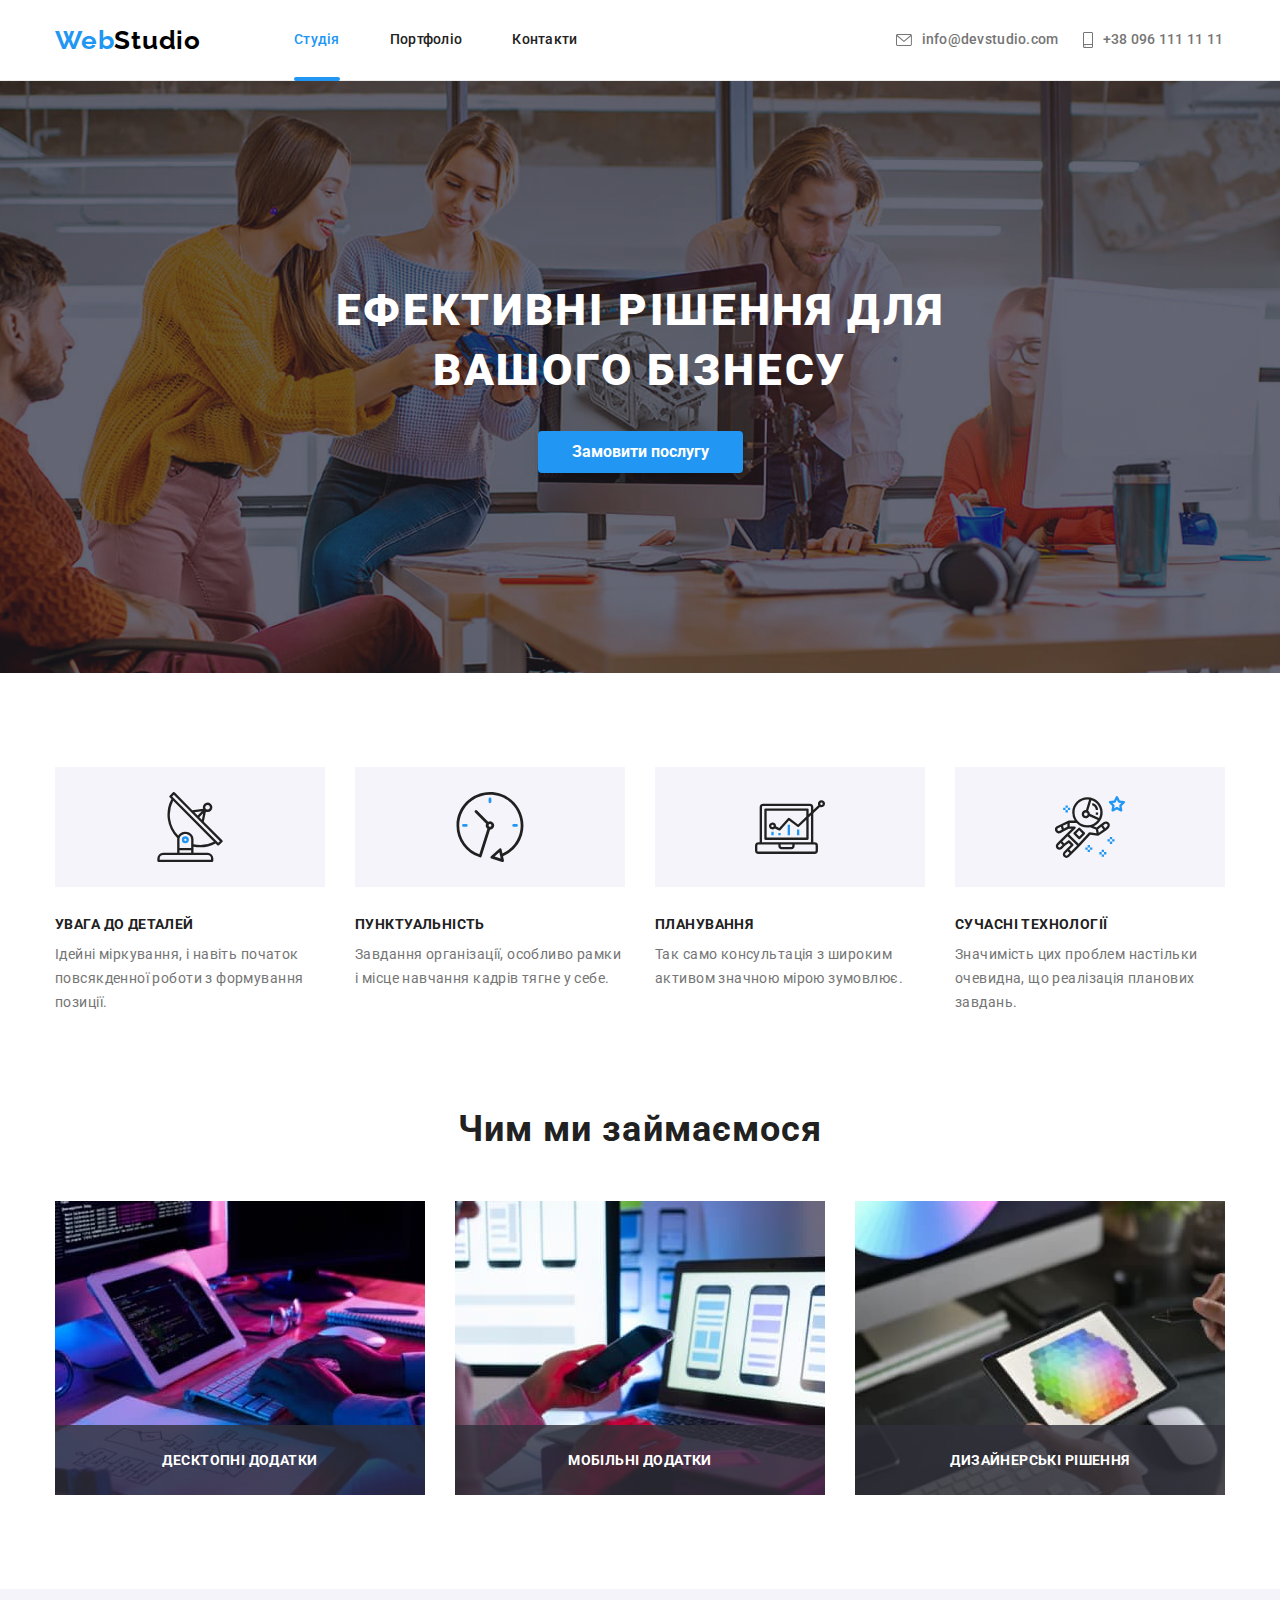
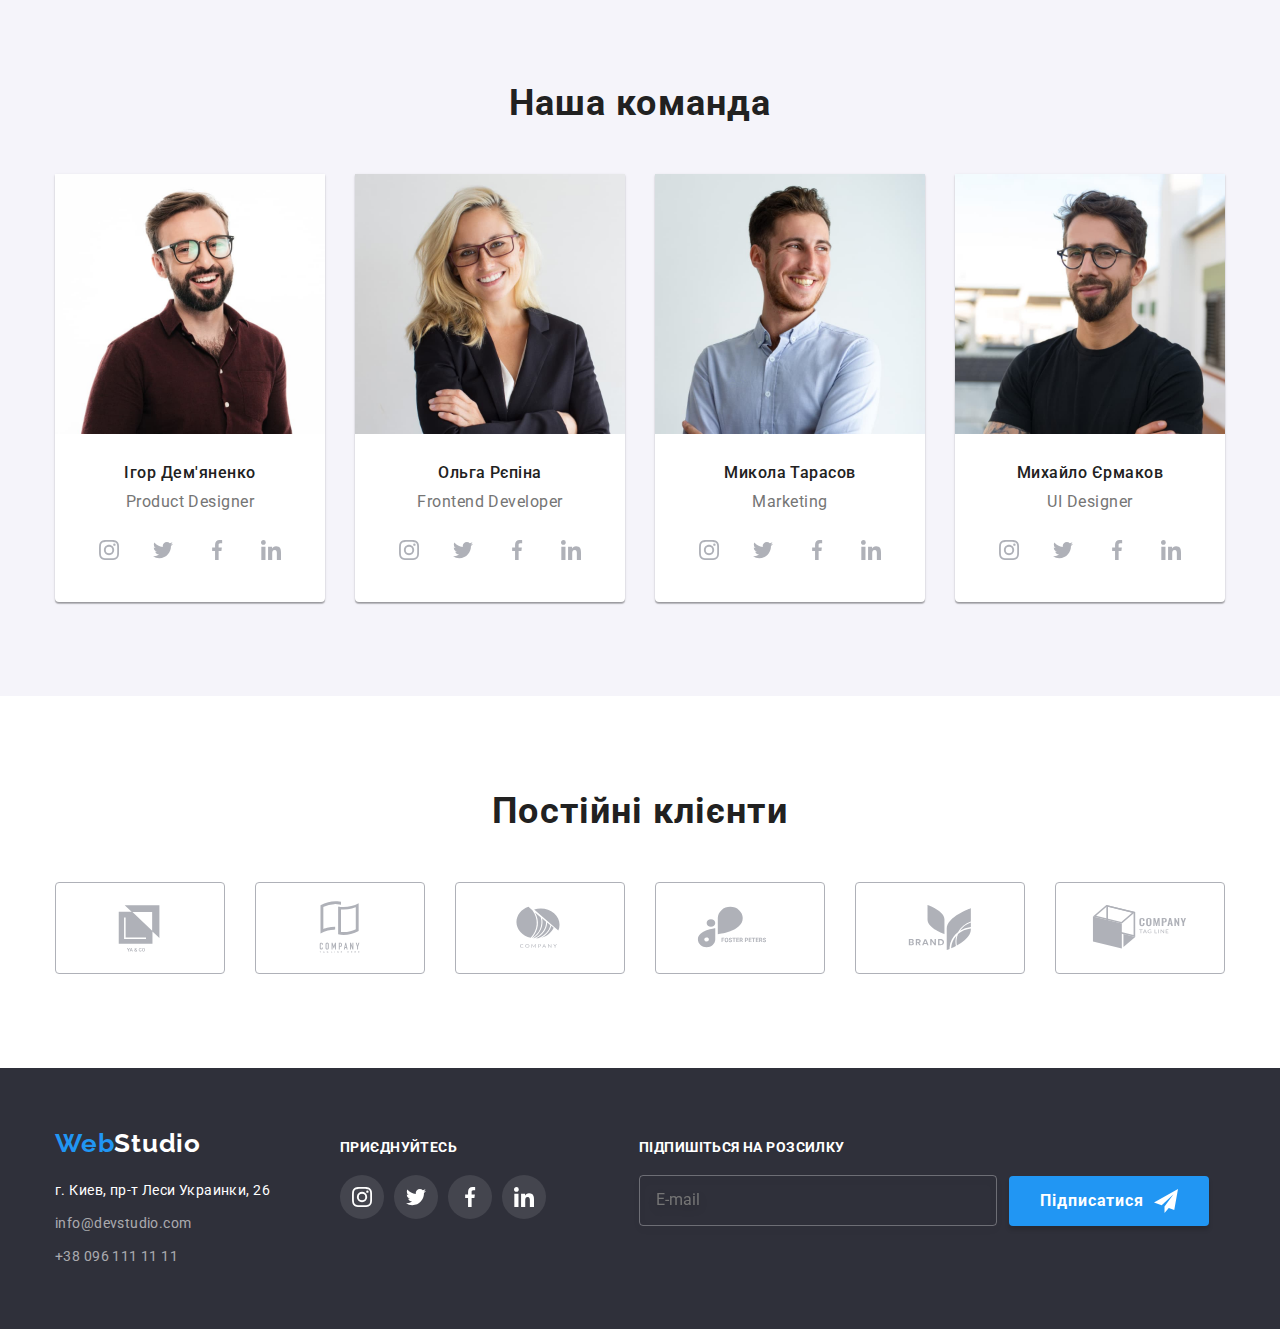
<file: index.html>
<!DOCTYPE html>
<html lang="uk">
  <head>
    <meta charset="UTF-8" />
    <meta http-equiv="X-UA-Compatible" content="IE=edge" />
    <meta name="viewport" content="width=device-width, initial-scale=1.0" />
    <title>WebStudio</title>
    <link
      href="https://fonts.googleapis.com/css2?family=Raleway:wght@700&family=Roboto:wght@400;500;700;900&display=swap"
      rel="stylesheet"
    />
    <link
      rel="stylesheet"
      href="https://cdnjs.cloudflare.com/ajax/libs/modern-normalize/1.1.0/modern-normalize.min.css"
    />
    <link rel="stylesheet" href="./css/styles.css" />
  </head>
  <body>
    <header class="header">
      <div class="header-container container">
        <nav class="header-nav">
          <a href="" class="header-logo"
            ><span class="header-logo1">Web</span
            ><span class="header-logo2">Studio</span>
          </a>
          <ul class="header-nav-menu">
            <li class="header-nav-menu-li">
              <a class="header-studio link current" href="./index.html"
                >Студія</a
              >
            </li>
            <li class="header-nav-menu-li">
              <a class="header-porfolio link" href="./portfolio.html"
                >Портфоліо</a
              >
            </li>
            <li class="header-nav-menu-li">
              <a class="header-contacts link" href="">Контакти</a>
            </li>
          </ul>
        </nav>
        <ul class="header-nav-address-flex">
          <li class="header-nav-address-li1">
            <a class="header-email link" href="mailto:info@devstudio.com">
              <svg class="icons-header icon-mail" width="16" height="12">
                <use href="./images/icons.svg#icon-envelope"></use>
              </svg>
              info@devstudio.com
            </a>
          </li>
          <li class="header-nav-address-li2">
            <a class="header-tel link" href="tel:+380961111111">
              <svg class="icons-header icon-tel" width="10" height="16">
                <use href="./images/icons.svg#icon-smartphone"></use>
              </svg>
              +38 096 111 11 11</a
            >
          </li>
        </ul>
      </div>
    </header>
    <main>
      <section class="main-section">
        <div class="main-section-container container">
          <h1 class="main-section-title">
            Ефективні рішення для вашого бізнесу
          </h1>
          <button class="main-section-button" type="button" data-modal-open>
            Замовити послугу
          </button>
          <div class="backdrop is-hidden" data-modal>
            <div class="modal">
              <p class="before-modal-text">
                Залиште свої дані, ми вам передзвонимо
              </p>
              <form class="modal-form">
                <div class="form-group">
                  <label class="form-field" for="name">
                    <span class="form-field-text">Ім'я</span>
                    <input
                      class="form-label-input-name input"
                      type="text"
                      name="name"
                      id="name"
                      placeholder=" "
                    />
                    <svg class="form-label-icon" width="18" height="18">
                      <use
                        href="./images/icons.svg#icon-person-black-18dp-1"
                      ></use>
                    </svg>
                  </label>

                  <label class="form-field" for="phone">
                    <span class="form-field-text">Телефон</span>
                    <input
                      class="form-label-input-phone input"
                      type="text"
                      name="phone"
                      id="phone"
                      placeholder=" "
                    />
                    <svg class="form-label-icon" width="18" height="18">
                      <use
                        href="./images/icons.svg#icon-phone-black-18dp-1"
                      ></use>
                    </svg>
                  </label>

                  <label class="form-field" for="email-main">
                    <span class="form-field-text">Пошта</span>
                    <input
                      class="form-label-input-email input"
                      type="text"
                      name="email"
                      id="email-main"
                      placeholder=" "
                    />
                    <svg class="form-label-icon" width="18" height="18">
                      <use
                        href="./images/icons.svg#icon-email-black-18dp-1"
                      ></use>
                    </svg>
                  </label>

                  <label class="form-field" for="comment">
                    <span class="form-field-text">Коментар</span>
                    <textarea
                      class="form-comment-area textarea"
                      name="comment"
                      id="comment"
                      rows="5"
                      placeholder="Введіть текст"
                    ></textarea>
                  </label>

                  <label class="form-field form-field-option" for="policy">
                    <input
                      class="form-field-input"
                      type="checkbox"
                      name="policy"
                      value="policy"
                      id="policy"
                    />
                    <span class="form-field-checkbox"></span>
                    <span class="form-field-input-text"
                      >Погоджуюся з розсилкою та приймаю
                      <a class="field-input-link link" href=""
                        >Умови договору</a
                      >
                    </span>
                  </label>

                  <button class="form-btn" type="submit">Відправити</button>
                </div>
              </form>
              <button
                class="main-section-button-close"
                type="button"
                data-modal-close
              >
                <svg class="close-button-icon" width="18" height="18">
                  <use
                    href="./images/icons.svg#icon-close-black-18dp-2-1"
                  ></use>
                </svg>
              </button>
            </div>
          </div>
        </div>
      </section>
      <section class="main-products">
        <ul class="main-products-container container">
          <li class="main-products-li icon-antenna">
            <div class="main-products-icons">
              <svg class="main-products-icon" width="70" height="70">
                <use href="./images/icons.svg#icon-antenna-1"></use>
              </svg>
            </div>
            <h3 class="main-products-title antenna">увага до деталей</h3>
            <p class="main-products-description">
              Ідейні міркування, і навіть початок повсякденної роботи з
              формування позиції.
            </p>
          </li>
          <li class="main-products-li icon-clock">
            <div class="main-products-icons">
              <svg class="main-products-icon" width="70" height="70">
                <use href="./images/icons.svg#icon-clock-1"></use>
              </svg>
            </div>
            <h3 class="main-products-title">пунктуальність</h3>
            <p class="main-products-description">
              Завдання організації, особливо рамки і місце навчання кадрів тягне
              у себе.
            </p>
          </li>
          <li class="main-products-li icon-diagram">
            <div class="main-products-icons">
              <svg class="main-products-icon" width="70" height="70">
                <use href="./images/icons.svg#icon-diagram-1"></use>
              </svg>
            </div>
            <h3 class="main-products-title">планування</h3>
            <p class="main-products-description">
              Так само консультація з широким активом значною мірою зумовлює.
            </p>
          </li>
          <li class="main-products-li icon-astronaut">
            <div class="main-products-icons">
              <svg class="main-products-icon" width="70" height="70">
                <use href="./images/icons.svg#icon-astronaut-1"></use>
              </svg>
            </div>
            <h3 class="main-products-title">сучасні технології</h3>
            <p class="main-products-description">
              Значимість цих проблем настільки очевидна, що реалізація планових
              завдань.
            </p>
          </li>
        </ul>
      </section>
      <section class="main-workabout">
        <h2 class="main-workabout-title">Чим ми займаємося</h2>
        <ul class="main-workabout-container container">
          <li class="main-workabout-first-li">
            <img
              class="main-workabout-img"
              src="./images/coding.jpg"
              alt="coding"
              width="370"
              height="294"
            />
            <div class="main-workabout-bcbox">
              <p class="main-workabout-text">десктопні додатки</p>
            </div>
          </li>
          <li class="main-workabout-second-li">
            <img
              class="main-workabout-img"
              src="./images/mobile-and-laptop.jpg"
              alt="mobile-and-laptop"
              width="370"
              height="294"
            />
            <div class="main-workabout-bcbox">
              <p class="main-workabout-text">мобільні додатки</p>
            </div>
          </li>
          <li class="main-workabout-third-li">
            <img
              class="main-workabout-img"
              src="./images/ipad.jpg"
              alt="ipad"
              width="370"
              height="294"
            />
            <div class="main-workabout-bcbox">
              <p class="main-workabout-text">дизайнерські рішення</p>
            </div>
          </li>
        </ul>
      </section>
      <section class="main-team">
        <div class="container">
          <h2 class="main-team-title">Наша команда</h2>
          <ul class="main-team-containers">
            <li class="main-team-container main-team-container">
              <img
                class="main-team-img main-team-img"
                src="./images/product-designer-2.jpg"
                alt="foto-product-designer"
                width="270"
                height="260"
              />
              <h3 class="main-team-person">Ігор Дем'яненко</h3>
              <p class="main-team-position">Product Designer</p>
              <ul class="icons-social-container">
                <li class="icons-social-li">
                  <a class="icons-social-link" href="">
                    <svg class="icons-social-link-svg" width="20" height="20">
                      <use href="./images/icons.svg#icon-instagram-2"></use>
                    </svg>
                  </a>
                </li>
                <li class="icons-social-li">
                  <a class="icons-social-link" href=""
                    ><svg class="icons-social-link-svg" width="20" height="20">
                      <use href="./images/icons.svg#icon-twitter-1"></use></svg
                  ></a>
                </li>
                <li class="icons-social-li">
                  <a class="icons-social-link" href=""
                    ><svg class="icons-social-link-svg" width="20" height="20">
                      <use href="./images/icons.svg#icon-facebook-1"></use></svg
                  ></a>
                </li>
                <li class="icons-social-li">
                  <a class="icons-social-link" href=""
                    ><svg class="icons-social-link-svg" width="20" height="20">
                      <use href="./images/icons.svg#icon-linkedin-1"></use></svg
                  ></a>
                </li>
              </ul>
            </li>
            <li class="main-team-container main-team-container">
              <img
                class="main-team-img main-team-img"
                src="./images/frontend-developer-2.jpg"
                alt="foto-frontend-developer"
                width="270"
                height="260"
              />
              <h3 class="main-team-person">Ольга Рєпіна</h3>
              <p class="main-team-position">Frontend Developer</p>
              <ul class="icons-social-container">
                <li class="icons-social-li">
                  <a class="icons-social-link" href="">
                    <svg class="icons-social-link-svg" width="20" height="20">
                      <use href="./images/icons.svg#icon-instagram-2"></use>
                    </svg>
                  </a>
                </li>
                <li class="icons-social-li">
                  <a class="icons-social-link" href=""
                    ><svg class="icons-social-link-svg" width="20" height="20">
                      <use href="./images/icons.svg#icon-twitter-1"></use></svg
                  ></a>
                </li>
                <li class="icons-social-li">
                  <a class="icons-social-link" href=""
                    ><svg class="icons-social-link-svg" width="20" height="20">
                      <use href="./images/icons.svg#icon-facebook-1"></use></svg
                  ></a>
                </li>
                <li class="icons-social-li">
                  <a class="icons-social-link" href=""
                    ><svg class="icons-social-link-svg" width="20" height="20">
                      <use href="./images/icons.svg#icon-linkedin-1"></use></svg
                  ></a>
                </li>
              </ul>
            </li>
            <li class="main-team-container main-team-container">
              <img
                class="main-team-img main-team-img"
                src="./images/marketing-2.jpg"
                alt="foto-marketing"
                width="270"
                height="260"
              />
              <h3 class="main-team-person">Микола Тарасов</h3>
              <p class="main-team-position">Marketing</p>
              <ul class="icons-social-container">
                <li class="icons-social-li">
                  <a class="icons-social-link" href="">
                    <svg class="icons-social-link-svg" width="20" height="20">
                      <use href="./images/icons.svg#icon-instagram-2"></use>
                    </svg>
                  </a>
                </li>
                <li class="icons-social-li">
                  <a class="icons-social-link" href=""
                    ><svg class="icons-social-link-svg" width="20" height="20">
                      <use href="./images/icons.svg#icon-twitter-1"></use></svg
                  ></a>
                </li>
                <li class="icons-social-li">
                  <a class="icons-social-link" href=""
                    ><svg class="icons-social-link-svg" width="20" height="20">
                      <use href="./images/icons.svg#icon-facebook-1"></use></svg
                  ></a>
                </li>
                <li class="icons-social-li">
                  <a class="icons-social-link" href=""
                    ><svg class="icons-social-link-svg" width="20" height="20">
                      <use href="./images/icons.svg#icon-linkedin-1"></use></svg
                  ></a>
                </li>
              </ul>
            </li>
            <li class="main-team-container main-team-containe">
              <img
                class="main-team-img main-team-img"
                src="./images/ui-designer-2.jpg"
                alt="foto-ui-designer"
                width="270"
                height="260"
              />
              <h3 class="main-team-person">Михайло Єрмаков</h3>
              <p class="main-team-position">UI Designer</p>
              <ul class="icons-social-container">
                <li class="icons-social-li">
                  <a class="icons-social-link" href="">
                    <svg class="icons-social-link-svg" width="20" height="20">
                      <use href="./images/icons.svg#icon-instagram-2"></use>
                    </svg>
                  </a>
                </li>
                <li class="icons-social-li">
                  <a class="icons-social-link" href=""
                    ><svg class="icons-social-link-svg" width="20" height="20">
                      <use href="./images/icons.svg#icon-twitter-1"></use></svg
                  ></a>
                </li>
                <li class="icons-social-li">
                  <a class="icons-social-link" href=""
                    ><svg class="icons-social-link-svg" width="20" height="20">
                      <use href="./images/icons.svg#icon-facebook-1"></use></svg
                  ></a>
                </li>
                <li class="icons-social-li">
                  <a class="icons-social-link" href=""
                    ><svg class="icons-social-link-svg" width="20" height="20">
                      <use href="./images/icons.svg#icon-linkedin-1"></use></svg
                  ></a>
                </li>
              </ul>
            </li>
          </ul>
        </div>
      </section>
      <section class="main-clients">
        <div class="main-clients-container container">
          <h2 class="main-clients-title">Постійні клієнти</h2>
          <ul class="main-clients-list">
            <li class="main-clients-list-li">
              <a class="main-clients-icons-link" href="icons-link"
                ><svg class="main-clients-icon" width="106" height="60">
                  <use href="./images/icons.svg#icon-logo-1"></use></svg
              ></a>
            </li>
            <li class="main-clients-list-li">
              <a class="main-clients-icons-link" href="icons-link"
                ><svg class="main-clients-icon" width="106" height="60">
                  <use href="./images/icons.svg#icon-logo-2"></use></svg
              ></a>
            </li>
            <li class="main-clients-list-li">
              <a class="main-clients-icons-link" href="icons-link"
                ><svg class="main-clients-icon" width="106" height="60">
                  <use href="./images/icons.svg#icon-logo-3"></use></svg
              ></a>
            </li>
            <li class="main-clients-list-li">
              <a class="main-clients-icons-link" href="icons-link"
                ><svg class="main-clients-icon" width="106" height="60">
                  <use href="./images/icons.svg#icon-logo-4"></use></svg
              ></a>
            </li>
            <li class="main-clients-list-li">
              <a class="main-clients-icons-link" href="icons-link"
                ><svg class="main-clients-icon" width="106" height="60">
                  <use href="./images/icons.svg#icon-logo-5"></use></svg
              ></a>
            </li>
            <li class="main-clients-list-li">
              <a class="main-clients-icons-link" href="icons-link"
                ><svg class="main-clients-icon" width="106" height="60">
                  <use href="./images/icons.svg#icon-logo-6"></use></svg
              ></a>
            </li>
          </ul>
        </div>
      </section>
    </main>
    <footer class="footer">
      <div class="footer-container container">
        <div>
          <a href="./index.html" class="footer-logo"
            ><span class="footer-logo1">Web</span
            ><span class="footer-logo2">Studio</span></a
          >
          <address class="footer-address-first">
            <ul class="footer-address-items">
              <li class="footer-address-li">
                <a
                  class="footer-address link"
                  href="https://goo.gl/maps/CPtrU1FHBa2aNyZL9"
                  target="_blank"
                  rel="noopener noreferrer nofollow"
                  >г. Киев, пр-т Леси Украинки, 26</a
                >
              </li>
              <li class="footer-address-li">
                <a class="footer-email link" href="mailto:info@devstudio.com"
                  >info@devstudio.com</a
                >
              </li>
              <li class="footer-address-li">
                <a class="footer-tel link" href="tel:+380961111111"
                  >+38 096 111 11 11</a
                >
              </li>
            </ul>
          </address>
        </div>
        <div class="footer-connecting-container">
          <p class="footer-connecting-title">приєднуйтесь</p>
          <ul class="footer-connecting-social-container">
            <li class="footer-connecting-icons-social-li">
              <a class="footer-connecting-icons-social-link" href="">
                <svg
                  class="footer-connecting-icons-social-link-svg footer-svg"
                  width="20"
                  height="20"
                >
                  <use href="./images/icons.svg#icon-instagram-2"></use>
                </svg>
              </a>
            </li>
            <li class="footer-connecting-icons-social-li">
              <a class="footer-connecting-icons-social-link" href=""
                ><svg
                  class="footer-connecting-icons-social-link-svg footer-svg"
                  width="20"
                  height="20"
                >
                  <use href="./images/icons.svg#icon-twitter-1"></use></svg
              ></a>
            </li>
            <li class="footer-connecting-icons-social-li">
              <a class="footer-connecting-icons-social-link" href=""
                ><svg
                  class="footer-connecting-icons-social-link-svg footer-svg"
                  width="20"
                  height="20"
                >
                  <use href="./images/icons.svg#icon-facebook-1"></use></svg
              ></a>
            </li>
            <li class="footer-connecting-icons-social-li">
              <a class="footer-connecting-icons-social-link" href=""
                ><svg
                  class="footer-connecting-icons-social-link-svg footer-svg"
                  width="20"
                  height="20"
                >
                  <use href="./images/icons.svg#icon-linkedin-1"></use></svg
              ></a>
            </li>
          </ul>
        </div>
        <form class="footer-form-email">
          <div class="footer-form-label-button">
            <div class="footer-form-label-input">
              <label class="footer-form-label" for="email-footer"
                >підпишіться на розсилку</label
              >
              <input
                class="footer-form-input"
                type="email"
                name="email"
                id="email-footer"
                placeholder="E-mail"
              />
            </div>

            <button class="footer-form-submit" type="submit">
              <span class="footer-form-submit-text">Підписатися</span>
              <svg class="footer-form-icon" width="24" height="24">
                <use href="./images/icons.svg#icon-icon-send"></use>
              </svg>
            </button>
          </div>
        </form>
      </div>
    </footer>
    <script src="./js/modal.js"></script>
  </body>
</html>
</file>
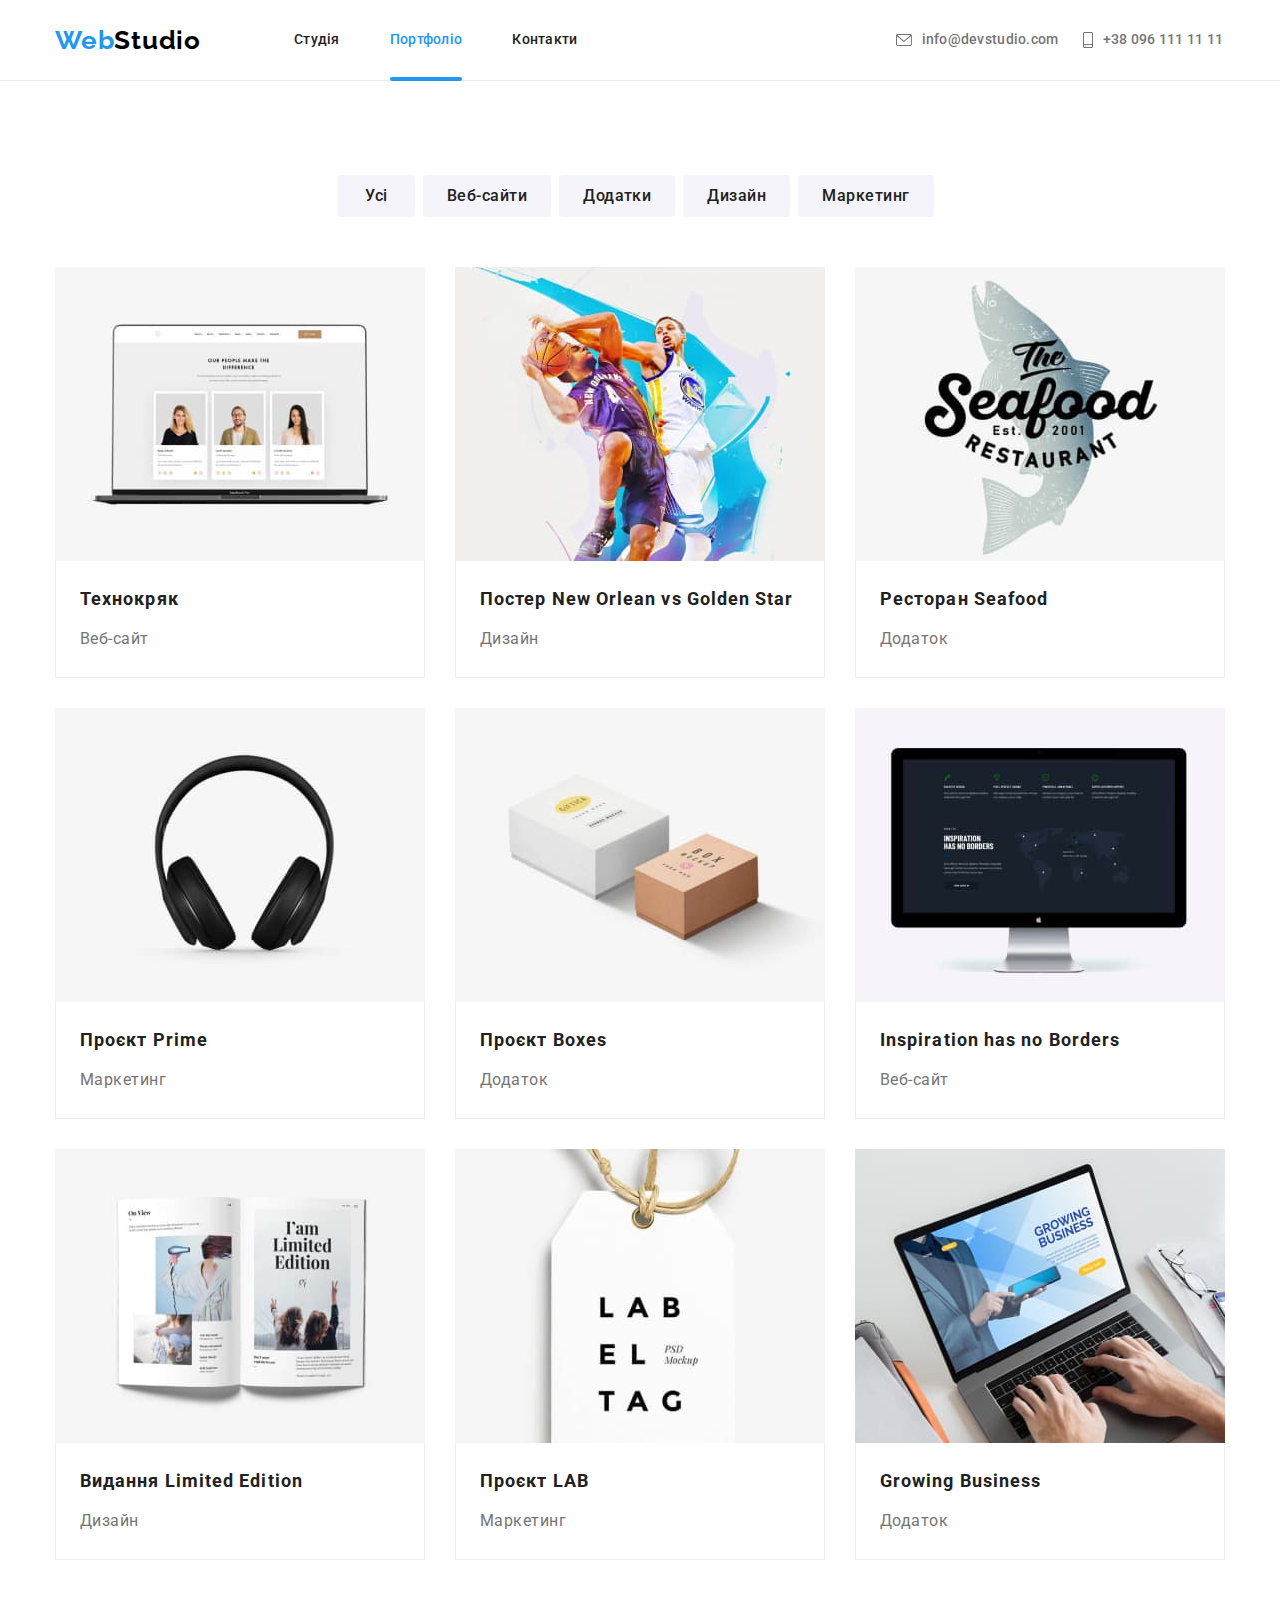
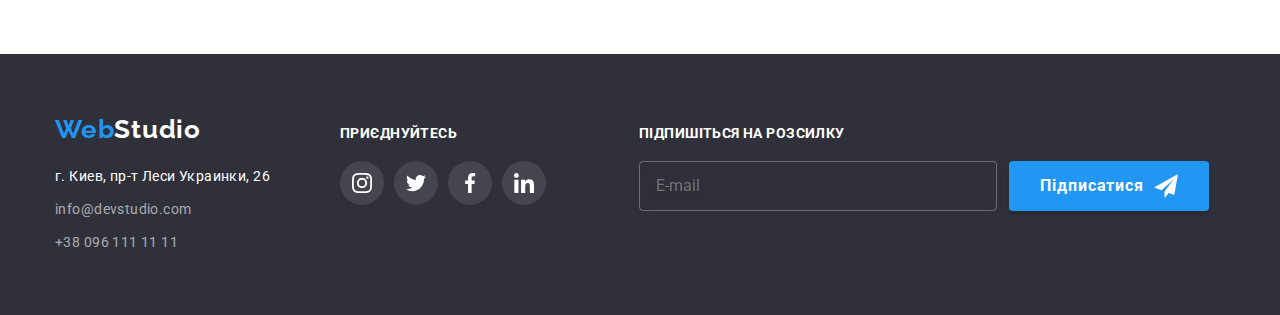
<file: portfolio.html>
<!DOCTYPE html>
<html lang="uk">
  <head>
    <meta charset="UTF-8" />
    <meta http-equiv="X-UA-Compatible" content="IE=edge" />
    <meta name="viewport" content="width=device-width, initial-scale=1.0" />
    <title>Portfolio</title>
    <link
      href="https://fonts.googleapis.com/css2?family=Raleway:wght@700&family=Roboto:wght@400;500;700;900&display=swap"
      rel="stylesheet"
    />
    <link
      rel="stylesheet"
      href="https://cdnjs.cloudflare.com/ajax/libs/modern-normalize/1.1.0/modern-normalize.min.css"
    />
    <link rel="stylesheet" href="./css/styles.css" />
  </head>
  <body>
    <header class="header">
      <div class="header-container container">
        <nav class="header-nav">
          <a href="" class="header-logo"
            ><span class="header-logo1">Web</span
            ><span class="header-logo2">Studio</span>
          </a>
          <ul class="header-nav-menu">
            <li class="header-nav-menu-li">
              <a class="header-studio link" href="./index.html">Студія</a>
            </li>
            <li class="header-nav-menu-li">
              <a class="header-porfolio link current" href="./portfolio.html"
                >Портфоліо</a
              >
            </li>
            <li class="header-nav-menu-li">
              <a class="header-contacts link" href="">Контакти</a>
            </li>
          </ul>
        </nav>
        <ul class="header-nav-address-flex">
          <li class="header-nav-address-li1">
            <a class="header-email link" href="mailto:info@devstudio.com">
              <svg class="icons-header icon-mail" width="16" height="12">
                <use href="./images/icons.svg#icon-envelope"></use>
              </svg>
              info@devstudio.com
            </a>
          </li>
          <li class="header-nav-address-li2">
            <a class="header-tel link" href="tel:+380961111111">
              <svg class="icons-header icon-tel" width="10" height="16">
                <use href="./images/icons.svg#icon-smartphone"></use>
              </svg>
              +38 096 111 11 11</a
            >
          </li>
        </ul>
      </div>
    </header>
    <main class="portfolio-main">
      <section class="portfolio-main-section">
        <div class="container">
          <h1 class="visually-hidden">Portfolio</h1>
          <!-- buttons -->
          <ul class="portfolio-buttons">
            <li>
              <button class="portfolio-button portfolio-button1" type="button">
                Усі
              </button>
            </li>
            <li>
              <button class="portfolio-button portfolio-button2" type="button">
                Веб-сайти
              </button>
            </li>
            <li>
              <button class="portfolio-button portfolio-button3" type="button">
                Додатки
              </button>
            </li>
            <li>
              <button class="portfolio-button portfolio-button4" type="button">
                Дизайн
              </button>
            </li>
            <li>
              <button class="portfolio-button portfolio-button5" type="button">
                Маркетинг
              </button>
            </li>
          </ul>
          <!-- portfolio -->
          <ul class="main-portfolio">
            <li class="main-portfolio-containers">
              <a class="main-portfolio-link" href=""
                ><div class="portfolio-thumb">
                  <img
                    class="main-portfolio-img"
                    src="./images/img-port-1.jpg"
                    alt="img port 1.jpg"
                    width="370"
                    height="294"
                  />
                  <div class="overlay">
                    <p class="overlay-text">
                      Ресурс пропонує комплексні пропозиції з різним рівнем
                      функціоналу та сервісів. Все це дозволить відвідувачу
                      отримати вичерпні відомості про компанію чи приватну
                      особу.
                    </p>
                  </div>
                </div>
                <div class="main-portfolio-container-text">
                  <h2 class="main-portfolio-title main-portfolio-title1">
                    Технокряк
                  </h2>
                  <p
                    class="main-portfolio-description main-portfolio-description1"
                  >
                    Веб-сайт
                  </p>
                </div></a
              >
            </li>
            <li class="main-portfolio-containers">
              <a class="main-portfolio-link" href=""
                ><div class="portfolio-thumb">
                  <img
                    class="main-portfolio-img"
                    src="./images/img-port-2.jpg"
                    alt="img port 2.jpg"
                    width="370"
                    height="294"
                  />
                  <div class="overlay">
                    <p class="overlay-text">
                      Ресурс пропонує комплексні пропозиції з різним рівнем
                      функціоналу та сервісів. Все це дозволить відвідувачу
                      отримати вичерпні відомості про компанію чи приватну
                      особу.
                    </p>
                  </div>
                </div>
                <div class="main-portfolio-container-text">
                  <h2 class="main-portfolio-title main-portfolio-title2">
                    Постер New Orlean vs Golden Star
                  </h2>
                  <p
                    class="main-portfolio-description main-portfolio-description2"
                  >
                    Дизайн
                  </p>
                </div></a
              >
            </li>
            <li class="main-portfolio-containers">
              <a class="main-portfolio-link" href=""
                ><div class="portfolio-thumb">
                  <img
                    class="main-portfolio-img"
                    src="./images/img-port-3.jpg"
                    alt="img port 3.jpg"
                    width="370"
                    height="294"
                  />
                  <div class="overlay">
                    <p class="overlay-text">
                      Ресурс пропонує комплексні пропозиції з різним рівнем
                      функціоналу та сервісів. Все це дозволить відвідувачу
                      отримати вичерпні відомості про компанію чи приватну
                      особу.
                    </p>
                  </div>
                </div>
                <div class="main-portfolio-container-text">
                  <h2 class="main-portfolio-title main-portfolio-title3">
                    Ресторан Seafood
                  </h2>
                  <p
                    class="main-portfolio-description main-portfolio-description3"
                  >
                    Додаток
                  </p>
                </div></a
              >
            </li>
            <li class="main-portfolio-containers">
              <a class="main-portfolio-link" href=""
                ><div class="portfolio-thumb">
                  <img
                    class="main-portfolio-img"
                    src="./images/img-port-4.jpg"
                    alt="img port 4.jpg"
                    width="370"
                    height="294"
                  />
                  <div class="overlay">
                    <p class="overlay-text">
                      Ресурс пропонує комплексні пропозиції з різним рівнем
                      функціоналу та сервісів. Все це дозволить відвідувачу
                      отримати вичерпні відомості про компанію чи приватну
                      особу.
                    </p>
                  </div>
                </div>
                <div class="main-portfolio-container-text">
                  <h2 class="main-portfolio-title main-portfolio-title4">
                    Проєкт Prime
                  </h2>
                  <p
                    class="main-portfolio-description main-portfolio-description4"
                  >
                    Маркетинг
                  </p>
                </div></a
              >
            </li>
            <li class="main-portfolio-containers">
              <a class="main-portfolio-link" href=""
                ><div class="portfolio-thumb">
                  <img
                    class="main-portfolio-img"
                    src="./images/img-port-5.jpg"
                    alt="img port 5.jpg"
                    width="370"
                    height="294"
                  />
                  <div class="overlay">
                    <p class="overlay-text">
                      Ресурс пропонує комплексні пропозиції з різним рівнем
                      функціоналу та сервісів. Все це дозволить відвідувачу
                      отримати вичерпні відомості про компанію чи приватну
                      особу.
                    </p>
                  </div>
                </div>
                <div class="main-portfolio-container-text">
                  <h2 class="main-portfolio-title main-portfolio-title5">
                    Проєкт Boxes
                  </h2>
                  <p
                    class="main-portfolio-description main-portfolio-description5"
                  >
                    Додаток
                  </p>
                </div></a
              >
            </li>
            <li class="main-portfolio-containers">
              <a class="main-portfolio-link" href=""
                ><div class="portfolio-thumb">
                  <img
                    class="main-portfolio-img"
                    src="./images/img-port-6.jpg"
                    alt="img port 6.jpg"
                    width="370"
                    height="294"
                  />
                  <div class="overlay">
                    <p class="overlay-text">
                      Ресурс пропонує комплексні пропозиції з різним рівнем
                      функціоналу та сервісів. Все це дозволить відвідувачу
                      отримати вичерпні відомості про компанію чи приватну
                      особу.
                    </p>
                  </div>
                </div>
                <div class="main-portfolio-container-text">
                  <h2 class="main-portfolio-title main-portfolio-title6">
                    Inspiration has no Borders
                  </h2>
                  <p
                    class="main-portfolio-description main-portfolio-description6"
                  >
                    Веб-сайт
                  </p>
                </div></a
              >
            </li>
            <li class="main-portfolio-containers">
              <a class="main-portfolio-link" href="">
                <div class="portfolio-thumb">
                  <img
                    class="main-portfolio-img"
                    src="./images/img-port-7.jpg"
                    alt="img port 7.jpg"
                    width="370"
                    height="294"
                  />
                  <div class="overlay">
                    <p class="overlay-text">
                      Ресурс пропонує комплексні пропозиції з різним рівнем
                      функціоналу та сервісів. Все це дозволить відвідувачу
                      отримати вичерпні відомості про компанію чи приватну
                      особу.
                    </p>
                  </div>
                </div>
                <div class="main-portfolio-container-text">
                  <h2 class="main-portfolio-title main-portfolio-title7">
                    Видання Limited Edition
                  </h2>
                  <p
                    class="main-portfolio-description main-portfolio-description7"
                  >
                    Дизайн
                  </p>
                </div></a
              >
            </li>
            <li class="main-portfolio-containers">
              <a class="main-portfolio-link" href=""
                ><div class="portfolio-thumb">
                  <img
                    class="main-portfolio-img"
                    src="./images/img-port-8.jpg"
                    alt="img port 8.jpg"
                    width="370"
                    height="294"
                  />
                  <div class="overlay">
                    <p class="overlay-text">
                      Ресурс пропонує комплексні пропозиції з різним рівнем
                      функціоналу та сервісів. Все це дозволить відвідувачу
                      отримати вичерпні відомості про компанію чи приватну
                      особу.
                    </p>
                  </div>
                </div>
                <div class="main-portfolio-container-text">
                  <h2 class="main-portfolio-title main-portfolio-title8">
                    Проєкт LAB
                  </h2>
                  <p
                    class="main-portfolio-description main-portfolio-description8"
                  >
                    Маркетинг
                  </p>
                </div></a
              >
            </li>
            <li class="main-portfolio-containers">
              <a class="main-portfolio-link" href=""
                ><div class="portfolio-thumb">
                  <img
                    class="main-portfolio-img"
                    src="./images/img-port-9.jpg"
                    alt="img port 9.jpg"
                    width="370"
                    height="294"
                  />
                  <div class="overlay">
                    <p class="overlay-text">
                      Ресурс пропонує комплексні пропозиції з різним рівнем
                      функціоналу та сервісів. Все це дозволить відвідувачу
                      отримати вичерпні відомості про компанію чи приватну
                      особу.
                    </p>
                  </div>
                </div>
                <div class="main-portfolio-container-text">
                  <h2 class="main-portfolio-title main-portfolio-title9">
                    Growing Business
                  </h2>
                  <p
                    class="main-portfolio-description main-portfolio-description9"
                  >
                    Додаток
                  </p>
                </div></a
              >
            </li>
          </ul>
        </div>
      </section>
    </main>
    <footer class="footer">
      <div class="footer-container container">
        <div>
          <a href="./index.html" class="footer-logo"
            ><span class="footer-logo1">Web</span
            ><span class="footer-logo2">Studio</span></a
          >
          <address class="footer-address-first">
            <ul class="footer-address-items">
              <li class="footer-address-li">
                <a
                  class="footer-address link"
                  href="https://goo.gl/maps/CPtrU1FHBa2aNyZL9"
                  target="_blank"
                  rel="noopener noreferrer nofollow"
                  >г. Киев, пр-т Леси Украинки, 26</a
                >
              </li>
              <li class="footer-address-li">
                <a class="footer-email link" href="mailto:info@devstudio.com"
                  >info@devstudio.com</a
                >
              </li>
              <li class="footer-address-li">
                <a class="footer-tel link" href="tel:+380961111111"
                  >+38 096 111 11 11</a
                >
              </li>
            </ul>
          </address>
        </div>
        <div class="footer-connecting-container">
          <p class="footer-connecting-title">приєднуйтесь</p>
          <ul class="footer-connecting-social-container">
            <li class="footer-connecting-icons-social-li">
              <a class="footer-connecting-icons-social-link" href="">
                <svg
                  class="footer-connecting-icons-social-link-svg footer-svg"
                  width="20"
                  height="20"
                >
                  <use href="./images/icons.svg#icon-instagram-2"></use>
                </svg>
              </a>
            </li>
            <li class="footer-connecting-icons-social-li">
              <a class="footer-connecting-icons-social-link" href=""
                ><svg
                  class="footer-connecting-icons-social-link-svg footer-svg"
                  width="20"
                  height="20"
                >
                  <use href="./images/icons.svg#icon-twitter-1"></use></svg
              ></a>
            </li>
            <li class="footer-connecting-icons-social-li">
              <a class="footer-connecting-icons-social-link" href=""
                ><svg
                  class="footer-connecting-icons-social-link-svg footer-svg"
                  width="20"
                  height="20"
                >
                  <use href="./images/icons.svg#icon-facebook-1"></use></svg
              ></a>
            </li>
            <li class="footer-connecting-icons-social-li">
              <a class="footer-connecting-icons-social-link" href=""
                ><svg
                  class="footer-connecting-icons-social-link-svg footer-svg"
                  width="20"
                  height="20"
                >
                  <use href="./images/icons.svg#icon-linkedin-1"></use></svg
              ></a>
            </li>
          </ul>
        </div>
        <form class="footer-form-email">
          <div class="footer-form-label-button">
            <div class="footer-form-label-input">
              <label class="footer-form-label" for="email-footer"
                >підпишіться на розсилку</label
              >
              <input
                class="footer-form-input"
                type="email"
                name="email"
                id="email-footer"
                placeholder="E-mail"
              />
            </div>

            <button class="footer-form-submit" type="submit">
              <span class="footer-form-submit-text">Підписатися</span>
              <svg class="footer-form-icon" width="24" height="24">
                <use href="./images/icons.svg#icon-icon-send"></use>
              </svg>
            </button>
          </div>
        </form>
      </div>
    </footer>
  </body>
</html>
</file>
<file: css/styles.css>
html {
  box-sizing: border-box;
}

h1,
h2,
h3,
h4,
h5,
h6,
p {
  margin: 0;
}

ul {
  margin: 0;
  padding: 0;
  list-style: none;
}

a {
  text-decoration: none;
}

img {
  display: block;
  max-width: 100%;
  height: auto;
}

*,
*::before,
*::after {
  box-sizing: inherit;
}

* body {
  font-family: "Roboto", sans-serif;
  color: #757575;
  background-color: var(--background-color-white);
}

:root {
  --text-color: #212121;
  --background-color-white: #ffffff;
  --hover-focus: #2196f3;
  --header-text-color: #212121;
  --header-logo-color1: #2196f3;
  --header-logo-color2: #000000;
  --main-section-background: #2f303a;
  --main-color: #757575;
  --footer-background-color: #2f303a;
  --footer-email-tel: rgba(255, 255, 255, 0.6);
  --team-background-color: #f5f4fa;
  --main-button-color: #188ce8;
  /* --trans-timing: 250ms;
  --trans-timing-func: cubic-bezier(0.4, 0, 0.2, 1); */
  --trans-color: color 250ms cubic-bezier(0.4, 0, 0.2, 1);
  --trans-bc: background-color 250ms cubic-bezier(0.4, 0, 0.2, 1);
  --trans-fill: fill 250ms cubic-bezier(0.4, 0, 0.2, 1);
  --trans-transform: transform 250ms cubic-bezier(0.4, 0, 0.2, 1);
  --trans-outline-color: outline-color 250ms cubic-bezier(0.4, 0, 0.2, 1);
  --index-backdrop: 1000;
}

ul {
  list-style: none;
}

.link {
  text-decoration: none;
  transition: var(--trans-color);
}
.link:hover,
.link:focus {
  color: var(--hover-focus);
}

.container {
  width: 1200px;
  margin: 0 auto;
  padding-left: 15px;
  padding-right: 15px;
}

/* 
!!! |=================================
!!! | header
!!! |=================================
*/

.header {
  border-bottom: 1px solid #ececec;
}

.header-container {
  display: flex;
}
.header-nav {
  display: flex;
}

.header-logo {
  font-family: "Raleway";
  font-style: normal;
  font-weight: 700;
  font-size: 26px;
  line-height: 1.19;
  letter-spacing: 0.03em;
  text-decoration: none;
  display: flex;
  align-items: center;
}

.header-logo1 {
  color: var(--header-logo-color1);
}
.header-logo2 {
  color: var(--header-logo-color2);
}

.header-nav-menu {
  display: flex;
  margin-left: 93px;
}
.header-nav-menu-li:not(:first-child) {
  margin-left: 50px;
}

.header-studio {
  font-family: "Roboto", sans-serif;
  font-weight: 500;
  font-size: 14px;
  line-height: 1.14;
  letter-spacing: 0.02em;
  color: var(--header-text-color);
  display: block;
  padding-top: 32px;
  padding-bottom: 32px;
  position: relative;
}

.header-studio.current {
  color: #2196f3;
}

.header-studio.current::after {
  content: "";
  position: absolute;
  bottom: -1px;
  left: 0;
  display: block;
  width: 100%;
  height: 4px;
  border-radius: 2px;
  background-color: #2196f3;
}

.header-porfolio {
  font-family: "Roboto", sans-serif;
  font-weight: 500;
  font-size: 14px;
  line-height: 1.14;
  letter-spacing: 0.02em;
  color: var(--header-text-color);
  display: block;
  padding-top: 32px;
  padding-bottom: 32px;
  position: relative;
}

.header-porfolio.current {
  color: #2196f3;
}
.header-porfolio.current::after {
  content: "";
  position: absolute;
  bottom: -1px;
  left: 0;
  display: block;
  width: 100%;
  height: 4px;
  border-radius: 2px;
  background-color: #2196f3;
}

.header-contacts {
  font-family: "Roboto", sans-serif;
  font-weight: 500;
  font-size: 14px;
  line-height: 1.14;
  letter-spacing: 0.02em;
  color: var(--header-text-color);
  display: block;
  padding-top: 32px;
  padding-bottom: 32px;
  position: relative;
}

.header-contacts.current {
  color: #2196f3;
}

.header-contacts.current::after {
  content: "";
  position: absolute;
  bottom: -1px;
  left: 0;
  display: block;
  width: 100%;
  height: 4px;
  border-radius: 2px;
  background-color: #2196f3;
}

.header-nav-address-flex {
  display: flex;
  margin-left: 318px;
  align-items: center;
}
/* .header-nav-address-li1 {
} */
.header-nav-address-li2 {
  margin-left: 24px;
}
.header-email {
  font-family: "Roboto", sans-serif;
  font-weight: 500;
  font-size: 14px;
  line-height: 1.14;
  letter-spacing: 0.02em;
  color: var(--main-color);
  display: block;
}

.header-email,
.header-tel {
  display: flex;
  align-items: center;
  justify-content: center;
}
.icons-header {
  content: "";
  fill: #757575;
}

.icon-mail {
  margin-right: 10px;
}
.icon-tel {
  margin-right: 10px;
}

.header-tel {
  font-family: "Roboto", sans-serif;
  font-weight: 500;
  font-size: 14px;
  line-height: 1.14;
  letter-spacing: 0.02em;
  color: var(--main-color);
  display: flex;
}

.header-nav-address-li1:hover .icon-mail,
.header-nav-address-li1:focus .icon-mail,
.header-nav-address-li2:hover .icon-tel,
.header-nav-address-li2:focus .icon-tel {
  fill: currentColor;
}

.icon-mail,
.icon-tel {
  transition: var(--trans-fill);
}

/* 
!!! |=================================
!!! | main
!!! |=================================
*/

.main-section {
  background-color: var(--main-section-background);
  padding-top: 200px;
  padding-bottom: 200px;
  background-image: linear-gradient(
      to right,
      rgba(47, 48, 58, 0.4),
      rgba(47, 48, 58, 0.4)
    ),
    url(../images/background-main-image.jpg);
  background-repeat: no-repeat;
  max-width: 1600px;
  background-position: center;
  margin: 0 auto;
}

/* .main-section-container {
} */

.main-section-title {
  font-family: "Roboto", sans-serif;
  font-weight: 900;
  font-size: 44px;
  line-height: 1.36;
  text-align: center;
  letter-spacing: 0.06em;
  text-transform: uppercase;
  color: var(--background-color-white);
  margin-bottom: 30px;
  max-width: 696px;
  margin-left: auto;
  margin-right: auto;
}

.main-section-button {
  font-family: "Roboto", sans-serif;
  background-color: var(--hover-focus);
  box-shadow: 0px 4px 4px rgba(0, 0, 0, 0.15);
  color: var(--background-color-white);
  cursor: pointer;
  font-size: 16px;
  font-weight: 700;
  padding: 10px 32px;
  border-radius: 4px;
  border-color: transparent;
  margin: 0 auto;
  display: block;
  transition: var(--trans-bc);
}

/* 
!!! |=================================
!!! | modal-form
!!! |=================================
*/

/* 
!!! |=================================
!!! | modal
!!! |=================================
*/

.backdrop {
  position: fixed;
  top: 0;
  left: 0;
  width: 100%;
  height: 100%;
  background-color: rgba(0, 0, 0, 0.3);
  z-index: var(--index-backdrop);
}
.backdrop.is-hidden {
  opacity: 0;
  visibility: hidden;
  pointer-events: none;
  transition: opacity 150ms linear, visibility 150ms linear;
}
.modal {
  width: 528px;
  height: 581px;
  border-radius: 4px;
  box-shadow: 0px 1px 3px rgba(0, 0, 0, 0.12), 0px 1px 1px rgba(0, 0, 0, 0.14),
    0px 2px 1px rgba(0, 0, 0, 0.2);
  background-color: #ffffff;
  position: absolute;
  top: 50%;
  left: 50%;
  transform: translateX(-50%) translateY(-50%);
  transition: transform 300ms ease-in-out;
}

.backdrop.is-hidden .modal {
  transform: translateX(-50%) translateY(-75%);
}

.main-section-button-close {
  width: 30px;
  height: 30px;
  cursor: pointer;
  background-color: transparent;
  padding: 0;
  border-radius: 50%;
  border: 1px solid rgba(0, 0, 0, 0.1);
  display: flex;
  align-items: center;
  justify-content: center;
  position: absolute;
  top: 8px;
  right: 8px;
}

.main-section-button-close:hover .close-button-icon,
.main-section-button-close:focus .close-button-icon {
  fill: var(--hover-focus);
  transition: var(--trans-fill);
}

.main-section-button:hover,
.main-section-button:focus,
.footer-form-submit:hover,
.footer-form-submit:focus {
  background-color: var(--main-button-color);
  box-shadow: 0px 4px 4px rgba(0, 0, 0, 0.15);
}

/* 
!!! |=================================
!!! | form
!!! |=================================
*/

.before-modal-text {
  font-style: normal;
  font-weight: 700;
  font-size: 20px;
  line-height: 23px;
  text-align: center;
  letter-spacing: 0.03em;
  color: #212121;
  margin-top: 40px;
  margin-bottom: 12px;
}
.modal-form {
}
.form-group {
  margin-left: 40px;
  margin-right: 40px;
}
.form-field {
  display: flex;
  flex-direction: column;
  position: relative;
  margin-bottom: 10px;
}
.form-field-text {
  font-style: normal;
  font-weight: 400;
  font-size: 12px;
  line-height: 14px;
  letter-spacing: 0.01em;
  color: #757575;
  margin-bottom: 4px;
}

.form-label-input-name,
.form-label-input-phone,
.form-label-input-email,
.form-label-input-checkbox {
  width: 100%;
  height: 40px;
  border: 1px solid rgba(33, 33, 33, 0.2);
  border-radius: 4px;
  padding-left: 42px;
}
.form-label-icon {
  position: absolute;
  bottom: 11px;
  left: 12px;
}
.form-label-input-name:not(:placeholder-shown) + .form-label-icon,
.form-label-input-phone:not(:placeholder-shown) + .form-label-icon,
.form-label-input-email:not(:placeholder-shown) + .form-label-icon {
  fill: var(--hover-focus);
  transition: var(--trans-fill);
}
.form-field:hover .form-label-icon,
.form-field:focus-within .form-label-icon {
  fill: var(--hover-focus);
  transition: var(--trans-fill);
}
.form-field:hover .input,
.form-field:hover .textarea {
  border: 1px solid var(--hover-focus);
}
.form-field:focus-within .input,
.form-field:focus-within .textarea {
  outline-color: var(--hover-focus);
  transition: var(--trans-outline-color);
}

.form-comment-text {
  font-style: normal;
  font-weight: 400;
  font-size: 12px;
  line-height: 14px;
  letter-spacing: 0.01em;
  color: #757575;
}
.form-comment-area {
  font-style: normal;
  font-weight: 400;
  height: 120px;
  font-size: 12px;
  line-height: 14px;
  letter-spacing: 0.01em;
  color: rgba(117, 117, 117, 0.5);
  padding: 12px 16px;
  resize: none;
  border: 1px solid rgba(33, 33, 33, 0.2);
  border-radius: 4px;
}
/* !!! checkbox */
.form-field-option {
  display: flex;
  align-items: center;
  justify-content: center;
  flex-direction: row;
  margin-top: 10px;
  margin-bottom: 30px;
  position: relative;
}
.form-field-input {
  position: absolute;
  width: 1px;
  height: 1px;
  margin: -1px;
  border: 0;
  padding: 0;
  clip: rect(0, 0, 0, 0);
  overflow: hidden;
}
.form-field-checkbox {
  position: absolute;
  background-image: url(../images/icon-notchecked.svg);
  background-repeat: no-repeat;
  width: 16px;
  height: 15px;
  top: 5px;
  left: 13px;
  background-size: contain;
}
.form-field-input:checked + .form-field-checkbox {
  background-image: url(../images/icon-checked.svg);
  background-color: var(--hover-focus);
  border-radius: 2px;
}
.form-field-input-text {
  font-style: normal;
  font-weight: 400;
  font-size: 14px;
  line-height: 24px;
  letter-spacing: 0.03em;
  color: #757575;
  margin-left: 8px;
}
.field-input-link {
  font-style: normal;
  font-weight: 400;
  font-size: 14px;
  line-height: 24px;
  letter-spacing: 0.03em;
  color: #2196f3;
}
.form-field-input-text > .field-input-link {
  text-decoration: underline;
}
.link {
}
.form-btn {
  font-family: "Roboto", sans-serif;
  background-color: var(--hover-focus);
  box-shadow: 0px 4px 4px rgba(0, 0, 0, 0.15);
  color: var(--background-color-white);
  cursor: pointer;
  font-size: 16px;
  font-weight: 700;
  padding: 10px 52px;
  border-radius: 4px;
  border-color: transparent;
  margin: 0 auto;
  display: block;
  transition: var(--trans-bc);
}
.form-btn:hover,
.form-btn:focus {
  background-color: var(--main-button-color);
  transition: var(--trans-bc);
}

/* 
!!! |=================================
!!! | main-products
!!! |=================================
*/

.main-products {
  padding-top: 94px;
  padding-bottom: 94px;
}
.main-products-container {
  display: flex;
}

.main-products-li {
  width: 270px;
}

.main-products-li:not(:first-child) {
  margin-left: 30px;
}

.main-products-icons {
  height: 120px;
  background-color: #f5f4fa;
  margin-bottom: 30px;
  display: flex;
  align-items: center;
  justify-content: center;
}

/* .main-products-icon {
} */

.main-products-title {
  font-weight: 700;
  font-size: 14px;
  line-height: 1.14;
  letter-spacing: 0.03em;
  text-transform: uppercase;
  color: var(--text-color);
  margin-bottom: 10px;
}
.main-products-description {
  font-size: 14px;
  line-height: 1.71;
  letter-spacing: 0.03em;
}

/* 
!!! |=================================
!!! | main work about
!!! |=================================
*/

.main-workabout {
  padding-bottom: 94px;
}
.main-workabout-title {
  font-weight: 700;
  font-size: 36px;
  line-height: 1.16;
  text-align: center;
  letter-spacing: 0.03em;
  color: var(--text-color);
}

.main-workabout-container {
  display: flex;
  margin-top: 50px;
}

/* .main-workabout-img {
} */
.main-workabout-second-li,
.main-workabout-third-li {
  margin-left: 30px;
}

.main-workabout-first-li,
.main-workabout-second-li,
.main-workabout-third-li {
  position: relative;
}

.main-workabout-bcbox {
  display: flex;
  align-items: center;
  justify-content: center;
  width: 100%;
  height: 70px;
  background: rgba(47, 48, 58, 0.8);
  position: absolute;
  bottom: 0;
  left: 0;
}

.main-workabout-text {
  color: #ffffff;
  font-style: normal;
  font-weight: 700;
  font-size: 14px;
  line-height: 16px;
  text-align: center;
  letter-spacing: 0.03em;
  text-transform: uppercase;
}

/* 
!!! |=================================
!!! | main team
!!! |=================================
*/

.main-team {
  background-color: var(--team-background-color);
  padding-top: 94px;
  padding-bottom: 94px;
}
.main-team-title {
  font-weight: 700;
  font-size: 36px;
  line-height: 1.16;
  text-align: center;
  letter-spacing: 0.03em;
  color: var(--text-color);
  margin-bottom: 50px;
}

.main-team-containers {
  display: flex;
}

.main-team-container:not(:first-child) {
  margin-left: 30px;
}

.main-team-container {
  background-color: var(--background-color-white);
  width: 270px;
  height: 428px;
  box-shadow: 0px 1px 3px rgba(0, 0, 0, 0.12), 0px 1px 1px rgba(0, 0, 0, 0.14),
    0px 2px 1px rgba(0, 0, 0, 0.2);
  border-radius: 0px 0px 4px 4px;
}

.main-team-position {
  display: flex;
  justify-content: center;
  margin: 0 auto;
}

.main-team-img {
  margin-bottom: 30px;
}
.main-team-person {
  font-weight: 500;
  font-size: 16px;
  line-height: 1.18;
  letter-spacing: 0.03em;
  color: var(--text-color);
  display: flex;
  justify-content: center;
  margin-bottom: 10px;
}
.main-team-position {
  font-weight: 400;
  font-size: 16px;
  line-height: 1.18;
  letter-spacing: 0.03em;
  margin-bottom: 16px;
}
.icons-social-container {
  display: flex;
  align-items: center;
  justify-content: center;
  margin-bottom: 30px;
}
.icons-social-li:not(:last-child) {
  margin-right: 10px;
}
.icons-social-link {
  display: flex;
  width: 44px;
  height: 44px;
  align-items: center;
  justify-content: center;
  border-radius: 50%;
  transition: var(--trans-bc);
}
.icons-social-link:hover,
.icons-social-link:focus {
  background-color: #2196f3;
}

.icons-social-link:hover .icons-social-link-svg,
.icons-social-link:focus .icons-social-link-svg {
  fill: #ffffff;
}

.icons-social-link-svg {
  fill: #afb1b8;
}

/* 
!!! |=================================
!!! | our clients
!!! |=================================
*/

.main-clients {
  padding-top: 94px;
  padding-bottom: 94px;
  max-width: 1600px;
  margin: 0 auto;
}

/* .main-clients-container{
} */

.main-clients-title {
  font-family: "Roboto";
  font-style: normal;
  font-weight: 700;
  font-size: 36px;
  line-height: 42px;
  text-align: center;
  letter-spacing: 0.03em;
  color: #212121;
  margin-bottom: 50px;
}
.main-clients-list {
  display: flex;
  align-items: center;
  justify-content: center;
  gap: 30px;
  height: 92px;
}
.main-clients-list-li {
  height: 92px;
}
.main-clients-icons-link {
  width: 170px;
  height: 92px;
  display: flex;
  align-items: center;
  justify-content: center;
  border: 1px solid #afb1b8;
  border-radius: 4px;
}

.main-clients-icons-link .main-clients-icon {
  transition: var(--trans-fill);
}

.main-clients-icons-link:hover .main-clients-icon,
.main-clients-icons-link:focus .main-clients-icon {
  fill: #2196f3;
}
.main-clients-icons-link:hover,
.main-clients-icons-link:focus {
  border: 1px solid #2196f3;
}
.main-clients-icon {
  width: 106px;
  height: 60px;
  fill: #afb1b8;
}

/* 
!!! |=================================
!!! | main portfolio
!!! |=================================
*/
/* 
!!! |=================================
!!! | portfolio buttons
!!! |=================================
*/

/* .portfolio-main {
} */
.portfolio-main-section {
  padding-top: 94px;
  padding-bottom: 94px;
}
.visually-hidden {
  position: absolute;
  white-space: nowrap;
  width: 1px;
  height: 1px;
  overflow: hidden;
  border: 0;
  padding: 0;
  clip: rect(0 0 0 0);
  clip-path: inset(50%);
  margin: -1px;
}

.portfolio-buttons {
  display: flex;
  justify-content: center;
  margin-bottom: 50px;
}

.portfolio-button1 {
  padding: 6px 25px;
  margin-right: 8px;
}

.portfolio-button:not(:first-child) {
  padding: 6px 22px;
  margin-right: 8px;
}

.portfolio-button2,
.portfolio-button3,
.portfolio-button4,
.portfolio-button5 {
  padding: 6px 22px;
  margin-right: 8px;
}

.portfolio-button {
  font-family: "Roboto", sans-serif;
  background-color: var(--background-color-white);
  cursor: pointer;
  font-family: inherit;
  font-weight: 500;
  font-size: 16px;
  line-height: 1.62;
  text-align: center;
  letter-spacing: 0.03em;
  color: var(--text-color);
  border-radius: 4px;
  border-color: transparent;
  background-color: #f5f4fa;
  transition: var(--trans-bc);
}

.portfolio-button:hover,
.portfolio-button:focus {
  background-color: var(--hover-focus);
  color: var(--background-color-white);
  box-shadow: 0px 3px 1px rgba(0, 0, 0, 0.1), 0px 1px 2px rgba(0, 0, 0, 0.08),
    0px 2px 2px rgba(0, 0, 0, 0.12);
}

/* 
!!! |=================================
!!! | portfolio
!!! |=================================
*/

.main-portfolio {
  display: flex;
  flex-wrap: wrap;
}

.main-portfolio-containers {
  background-color: var(--background-color-white);
  width: 370px;
  margin-right: 30px;
  margin-bottom: 30px;
}

.main-portfolio-containers:nth-child(3n) {
  margin-right: 0px;
}

.main-portfolio-containers:nth-child(n + 7) {
  margin-bottom: 0px;
}

.main-portfolio-link {
  display: block;
}

.main-portfolio-link:hover,
.main-portfolio-link:focus {
  box-shadow: 0px 1px 1px rgba(0, 0, 0, 0.12), 0px 4px 4px rgba(0, 0, 0, 0.06),
    1px 4px 6px rgba(0, 0, 0, 0.16);
}

.portfolio-thumb {
  position: relative;
  overflow: hidden;
}
/* .main-portfolio-img {
} */
.overlay {
  position: absolute;
  top: 0;
  left: 0;
  display: flex;
  align-items: center;
  width: 100%;
  height: 100%;
  background-color: rgba(33, 150, 243, 0.9);
  transform: translateY(101%);
  transition: var(--trans-timing);
}

.overlay-text {
  padding: 63px 24px;
  font-style: normal;
  font-weight: 400;
  font-size: 18px;
  line-height: 28px;
  letter-spacing: 0.03em;
  color: #ffffff;
}

.main-portfolio-link .overlay {
  transition: var(--trans-transform);
}

.main-portfolio-link:hover .overlay,
.main-portfolio-link:focus .overlay {
  transform: translateY(0);
}

.main-portfolio-container-text {
  border: 1px solid #eeeeee;
  border-top: none;
  padding: 20px 24px;
}

.main-portfolio-title {
  font-family: "Roboto", sans-serif;
  font-weight: 700;
  font-size: 18px;
  line-height: 2;
  letter-spacing: 0.06em;
  color: var(--text-color);
  margin-bottom: 4px;
}

.main-portfolio-description {
  font-family: "Roboto", sans-serif;
  font-weight: 400;
  font-size: 16px;
  line-height: 2.25;
  letter-spacing: 0.03em;
  color: #757575;
}

/* 
!!! |=================================
!!! | footer
!!! |=================================
*/

.footer {
  background-color: var(--footer-background-color);
  padding-top: 60px;
  padding-bottom: 60px;
}

.footer-container {
  display: flex;
  align-items: baseline;
}

.footer-logo {
  font-family: "Raleway";
  font-style: normal;
  font-weight: 700;
  font-size: 26px;
  line-height: 1.19;
  letter-spacing: 0.03em;
  text-decoration: none;

  display: inline-block;
  margin-bottom: 20px;
}

.footer-logo1 {
  color: var(--header-logo-color1);
}
.footer-logo2 {
  color: var(--background-color-white);
}

/* .footer-address-first {
} */

.footer-address,
.footer-email,
.footer-tel {
  font-family: "Roboto", sans-serif;
  font-weight: 400;
  font-size: 14px;
  line-height: 1.71;
  letter-spacing: 0.03em;
  font-style: normal;
}

.footer-address-li:not(:last-child) {
  margin-bottom: 9px;
}

.footer-address {
  color: var(--background-color-white);
}

.footer-email,
.footer-tel {
  color: var(--footer-email-tel);
}

/* 
!!! |=================================
!!! | footer connecting
!!! |=================================
*/

.footer-connecting-container {
  margin-left: 70px;
}
.footer-connecting-title {
  text-transform: uppercase;
  font-family: "Roboto";
  font-style: normal;
  font-weight: 700;
  font-size: 14px;
  line-height: 16px;
  letter-spacing: 0.03em;
  text-transform: uppercase;
  color: #ffffff;

  margin-bottom: 20px;
}
.footer-connecting-social-container {
  display: flex;
  gap: 10px;
  align-items: center;
  justify-content: center;
}
.footer-connecting-icons-social-li {
  height: 44px;
  width: 44px;
}
.footer-connecting-icons-social-link {
  width: 44px;
  height: 44px;
  background-color: rgba(255, 255, 255, 0.1);
  border-radius: 50%;
  display: flex;
  align-items: center;
  justify-content: center;
}
/* .footer-connecting-icons-social-link-svg {
} */
.footer-svg {
  fill: #ffffff;
}

.footer-connecting-icons-social-link {
  transition: var(--trans-bc);
}

.footer-connecting-icons-social-link:hover,
.footer-connecting-icons-social-link:focus {
  background-color: #2196f3;
}

/* 
!!! |=================================
!!! | footer form
!!! |=================================
*/

.footer-form-email {
  margin-left: 93px;
}
.footer-form-label-button {
  display: flex;
  align-items: flex-end;
}
.footer-form-label-input {
  display: flex;
  flex-direction: column;
}
.footer-form-label {
  color: #ffffff;
  font-style: normal;
  font-weight: 700;
  font-size: 14px;
  line-height: 16px;
  letter-spacing: 0.03em;
  text-transform: uppercase;
  margin-bottom: 20px;
}
.footer-form-input {
  background-color: transparent;
  border: 1px solid rgba(255, 255, 255, 0.3);
  filter: drop-shadow(0px 4px 4px rgba(0, 0, 0, 0.15));
  border-radius: 4px;
  padding: 15px 16px;
  width: 358px;
  color: rgba(255, 255, 255, 0.6);
}
.footer-form-button {
}
.footer-form-submit {
  margin-left: 12px;
  width: 200px;
  background: #2196f3;
  box-shadow: 0px 4px 4px rgba(0, 0, 0, 0.15);
  border-radius: 4px;
  display: flex;
  align-items: center;
  justify-content: center;
  height: 50px;
  border: none;
}
.footer-form-submit-text {
  color: #ffffff;
  margin-right: 10px;

  font-style: normal;
  font-weight: 700;
  font-size: 16px;
  line-height: 30px;
  display: flex;
  letter-spacing: 0.06em;
}
.footer-form-icon {
  fill: #ffffff;
}
</file>
